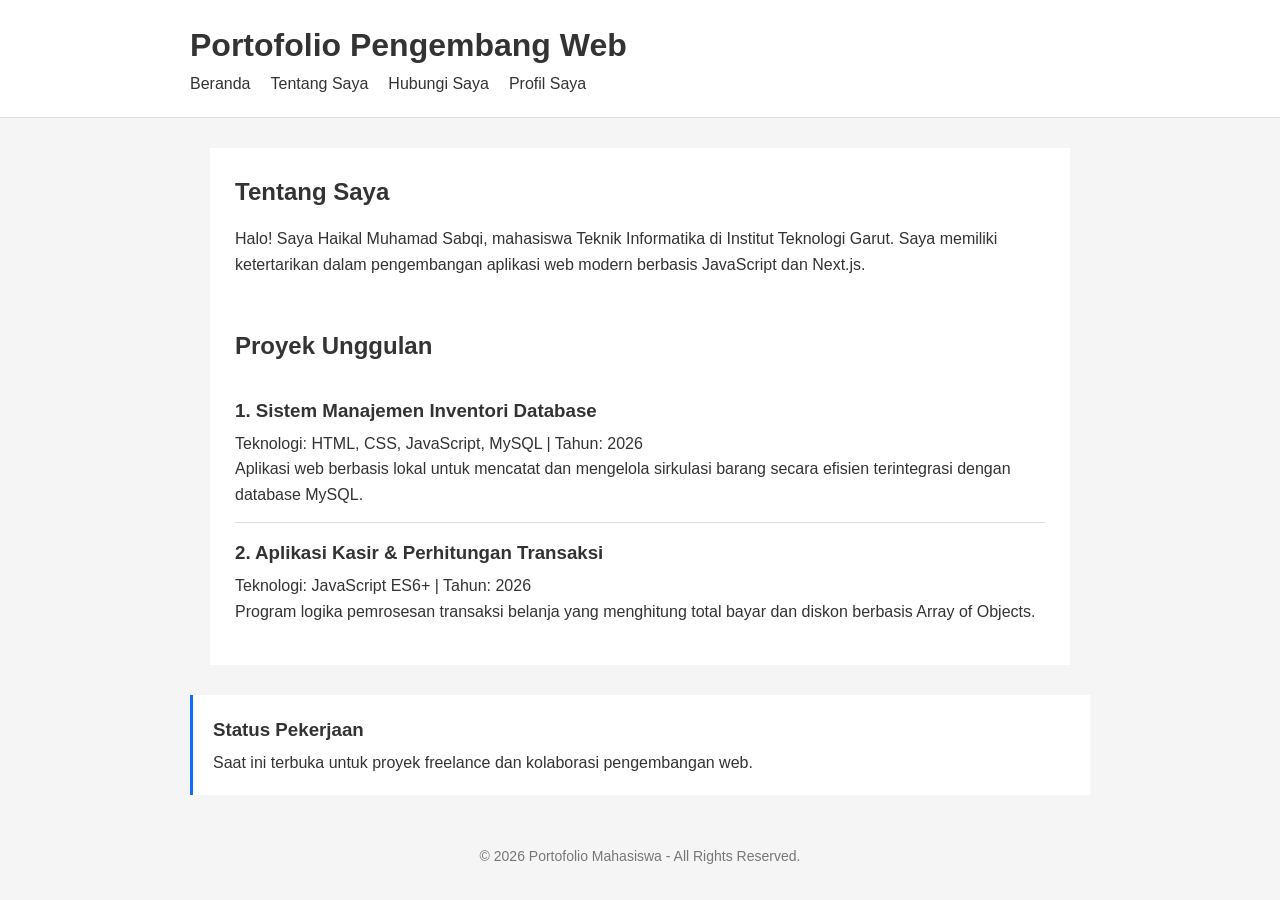
<file: Pertemuan-3/index.html>
<!doctype html>
<html lang="id">
  <head>
    <link rel="stylesheet" href="style.css" />
    <meta charset="UTF-8" />
    <meta name="viewport" content="width=device-width, initialscale=1.0" />
    <title>Modul 2 - Web Portofolio Mahasiswa</title>
  </head>
  <body>
    <header>
      <h1>Portofolio Pengembang Web</h1>
      <nav>
        <ul>
          <li><a href="index.html">Beranda</a></li>
          <li><a href="aboutme.html">Tentang Saya</a></li>
          <li><a href="kontak.html">Hubungi Saya</a></li>
          <li><a href="profile.html">Profil Saya</a></li>
        </ul>
      </nav>
    </header>
    <hr />
    <main>
      <section id="tentang">
        <h2>Tentang Saya</h2>
        <p>
          Halo! Saya Haikal Muhamad Sabqi, mahasiswa Teknik Informatika di
          Institut Teknologi Garut. Saya memiliki ketertarikan dalam
          pengembangan aplikasi web modern berbasis JavaScript dan Next.js.
        </p>
      </section>
      <hr />
      <section id="proyek">
        <h2>Proyek Unggulan</h2>

        <article>
          <header>
            <h3>1. Sistem Manajemen Inventori Database</h3>
            <p>
              Teknologi: HTML, CSS, JavaScript, MySQL | Tahun:
              <time datetime="2026">2026</time>
            </p>
          </header>
          <p>
            Aplikasi web berbasis lokal untuk mencatat dan mengelola sirkulasi
            barang secara efisien terintegrasi dengan database MySQL.
          </p>
        </article>
        <article>
          <header>
            <h3>2. Aplikasi Kasir & Perhitungan Transaksi</h3>
            <p>
              Teknologi: JavaScript ES6+ | Tahun:
              <time datetime="2026">2026</time>
            </p>
          </header>
          <p>
            Program logika pemrosesan transaksi belanja yang menghitung total
            bayar dan diskon berbasis Array of Objects.
          </p>
        </article>
      </section>
      <hr />
    </main>
    <hr />
    <aside>
      <h3>Status Pekerjaan</h3>
      <p>
        Saat ini terbuka untuk proyek freelance dan kolaborasi pengembangan web.
      </p>
    </aside>
    <hr />
    <footer>
      <p>&copy; 2026 Portofolio Mahasiswa - All Rights Reserved.</p>
    </footer>
  </body>
</html>
</file>
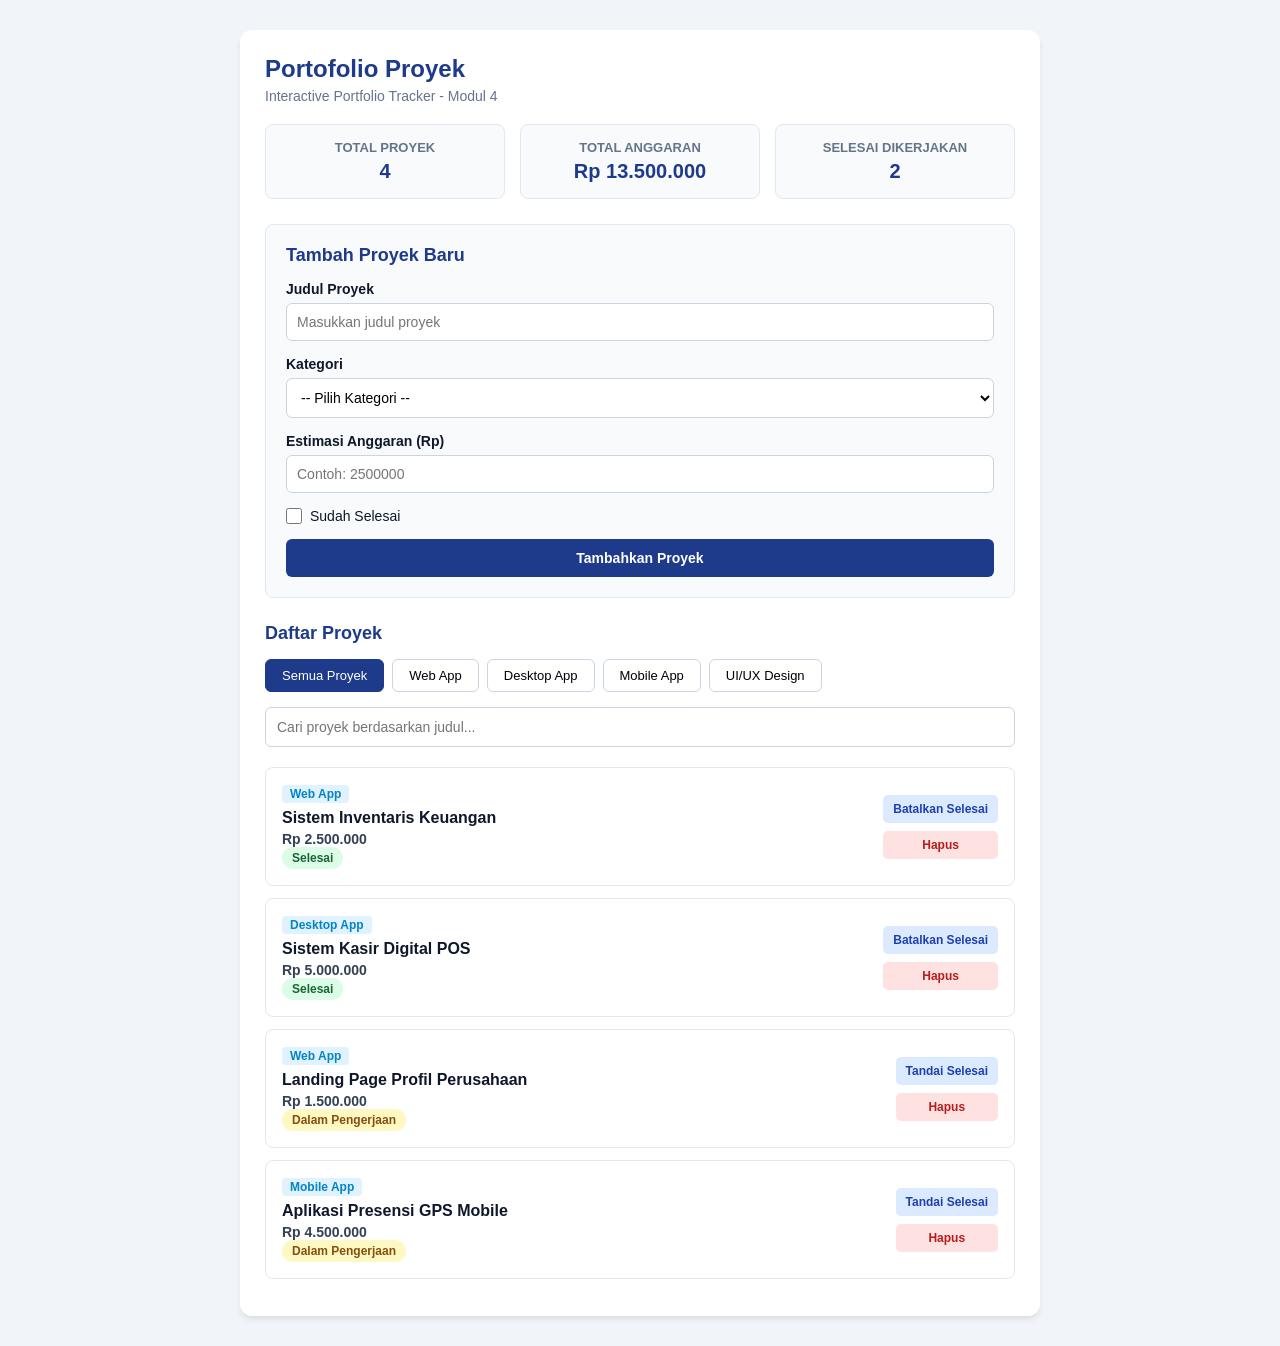
<file: pertemuan-4/index.html>
<!doctype html>
<html lang="id">
  <head>
    <meta charset="UTF-8" />
    <meta name="viewport" content="width=device-width, initial-scale=1.0" />
    <title>Interactive Portfolio Tracker</title>

    <style>
      * {
        box-sizing: border-box;
        margin: 0;
        padding: 0;
        font-family: "Segoe UI", Tahoma, Geneva, sans-serif;
      }

      body {
        background-color: #f1f5f9;
        color: #0f172a;
        padding: 30px 15px;
      }

      .container {
        max-width: 800px;
        margin: 0 auto;
        background: #ffffff;
        border-radius: 12px;
        padding: 25px;
        box-shadow: 0 4px 6px -1px rgba(0, 0, 0, 0.1);
      }

      h1 {
        color: #1e3a8a;
        font-size: 24px;
        margin-bottom: 5px;
      }

      .subtitle {
        color: #64748b;
        margin-bottom: 20px;
        font-size: 14px;
      }

      h2 {
        font-size: 18px;
        color: #1e3a8a;
        margin-bottom: 15px;
      }

      .stats-grid {
        display: grid;
        grid-template-columns: repeat(auto-fit, minmax(180px, 1fr));
        gap: 15px;
        margin-bottom: 25px;
      }

      .stat-card {
        background: #f8fafc;
        border: 1px solid #e2e8f0;
        border-radius: 8px;
        padding: 15px;
        text-align: center;
      }

      .stat-card h3 {
        font-size: 13px;
        color: #64748b;
        text-transform: uppercase;
        margin-bottom: 5px;
      }

      .stat-card p {
        font-size: 20px;
        font-weight: bold;
        color: #1e3a8a;
      }

      .form-section {
        background: #f8fafc;
        border: 1px solid #e2e8f0;
        border-radius: 8px;
        padding: 20px;
        margin-bottom: 25px;
      }

      .form-group {
        margin-bottom: 15px;
      }

      .form-group label {
        display: block;
        margin-bottom: 6px;
        font-size: 14px;
        font-weight: 600;
      }

      .form-group input,
      .form-group select {
        width: 100%;
        padding: 10px;
        border: 1px solid #cbd5e1;
        border-radius: 6px;
        font-size: 14px;
        background: #ffffff;
      }

      .form-group input:focus,
      .form-group select:focus {
        outline: 2px solid #93c5fd;
        border-color: #2563eb;
      }

      .checkbox-group {
        display: flex;
        align-items: center;
        gap: 8px;
        margin-bottom: 15px;
        font-size: 14px;
      }

      .checkbox-group input {
        width: 16px;
        height: 16px;
      }

      .btn-primary {
        width: 100%;
        padding: 11px;
        background: #1e3a8a;
        color: white;
        border: none;
        border-radius: 6px;
        font-size: 14px;
        font-weight: 600;
        cursor: pointer;
      }

      .btn-primary:hover {
        background: #1d4ed8;
      }

      .filter-group {
        display: flex;
        gap: 8px;
        margin-bottom: 15px;
        flex-wrap: wrap;
      }

      .btn-filter {
        padding: 8px 16px;
        border: 1px solid #cbd5e1;
        background: #ffffff;
        border-radius: 6px;
        cursor: pointer;
        font-size: 13px;
        font-weight: 500;
        transition: all 0.2s;
      }

      .btn-filter.active,
      .btn-filter:hover {
        background: #1e3a8a;
        color: #ffffff;
        border-color: #1e3a8a;
      }

      .search-group {
        margin-bottom: 20px;
      }

      .search-group input {
        width: 100%;
        padding: 11px;
        border: 1px solid #cbd5e1;
        border-radius: 6px;
        font-size: 14px;
      }

      .project-card {
        border: 1px solid #e2e8f0;
        border-radius: 8px;
        padding: 16px;
        margin-bottom: 12px;
        display: flex;
        justify-content: space-between;
        align-items: center;
        gap: 15px;
        background: #ffffff;
        transition: transform 0.15s ease;
      }

      .project-card:hover {
        transform: translateY(-2px);
        box-shadow: 0 4px 6px rgba(0, 0, 0, 0.05);
      }

      .project-info {
        min-width: 0;
      }

      .project-info h4 {
        font-size: 16px;
        color: #0f172a;
        margin-bottom: 4px;
        overflow-wrap: anywhere;
      }

      .project-category {
        display: inline-block;
        font-size: 12px;
        color: #0284c7;
        background: #e0f2fe;
        padding: 2px 8px;
        border-radius: 4px;
        margin-bottom: 6px;
        font-weight: 600;
      }

      .project-budget {
        font-size: 14px;
        color: #334155;
        font-weight: 600;
      }

      .badge {
        display: inline-block;
        padding: 4px 10px;
        border-radius: 20px;
        font-size: 12px;
        font-weight: 600;
        white-space: nowrap;
      }

      .badge-success {
        background: #dcfce7;
        color: #166534;
      }

      .badge-pending {
        background: #fef9c3;
        color: #854d0e;
      }

      .project-actions {
        display: flex;
        flex-direction: column;
        gap: 8px;
        flex-shrink: 0;
      }

      .btn-action {
        padding: 7px 10px;
        border: none;
        border-radius: 5px;
        cursor: pointer;
        font-size: 12px;
        font-weight: 600;
      }

      .btn-status {
        background: #dbeafe;
        color: #1e40af;
      }

      .btn-delete {
        background: #fee2e2;
        color: #b91c1c;
      }

      .empty-message {
        text-align: center;
        color: #64748b;
        padding: 20px;
      }

      @media (max-width: 480px) {
        .container {
          padding: 18px;
        }

        .project-card {
          align-items: flex-start;
        }

        .project-actions {
          max-width: 115px;
        }

        .btn-filter {
          padding: 8px 10px;
        }
      }
    </style>
  </head>

  <body>
    <div class="container">
      <h1>Portofolio Proyek</h1>
      <p class="subtitle">Interactive Portfolio Tracker - Modul 4</p>

      <!-- Kartu Ringkasan Statistik -->
      <div class="stats-grid">
        <div class="stat-card">
          <h3>Total Proyek</h3>
          <p id="stat-total-projects">0</p>
        </div>

        <div class="stat-card">
          <h3>Total Anggaran</h3>
          <p id="stat-total-budget">Rp 0</p>
        </div>

        <div class="stat-card">
          <h3>Selesai Dikerjakan</h3>
          <p id="stat-completed-projects">0</p>
        </div>
      </div>

      <!-- Form Input Proyek Dinamis -->
      <section class="form-section">
        <h2>Tambah Proyek Baru</h2>

        <form id="project-form">
          <div class="form-group">
            <label for="project-title">Judul Proyek</label>
            <input
              type="text"
              id="project-title"
              placeholder="Masukkan judul proyek"
              required />
          </div>

          <div class="form-group">
            <label for="project-category">Kategori</label>
            <select id="project-category" required>
              <option value="">-- Pilih Kategori --</option>
              <option value="Web App">Web App</option>
              <option value="Mobile App">Mobile App</option>
              <option value="Desktop App">Desktop App</option>
              <option value="UI/UX Design">UI/UX Design</option>
            </select>
          </div>

          <div class="form-group">
            <label for="project-budget">Estimasi Anggaran (Rp)</label>
            <input
              type="number"
              id="project-budget"
              placeholder="Contoh: 2500000"
              min="1"
              step="1"
              required />
          </div>

          <div class="checkbox-group">
            <input type="checkbox" id="project-completed" />
            <label for="project-completed">Sudah Selesai</label>
          </div>

          <button type="submit" class="btn-primary">Tambahkan Proyek</button>
        </form>
      </section>

      <h2>Daftar Proyek</h2>

      <div class="filter-group">
        <button type="button" class="btn-filter active" data-category="Semua">
          Semua Proyek
        </button>

        <button type="button" class="btn-filter" data-category="Web App">
          Web App
        </button>

        <button type="button" class="btn-filter" data-category="Desktop App">
          Desktop App
        </button>

        <button type="button" class="btn-filter" data-category="Mobile App">
          Mobile App
        </button>

        <button type="button" class="btn-filter" data-category="UI/UX Design">
          UI/UX Design
        </button>
      </div>

      <div class="search-group">
        <input
          type="search"
          id="search-input"
          placeholder="Cari proyek berdasarkan judul..."
          aria-label="Cari proyek berdasarkan judul" />
      </div>

      <div id="project-list"></div>
    </div>

    <script src="main.js"></script>
  </body>
</html>
</file>
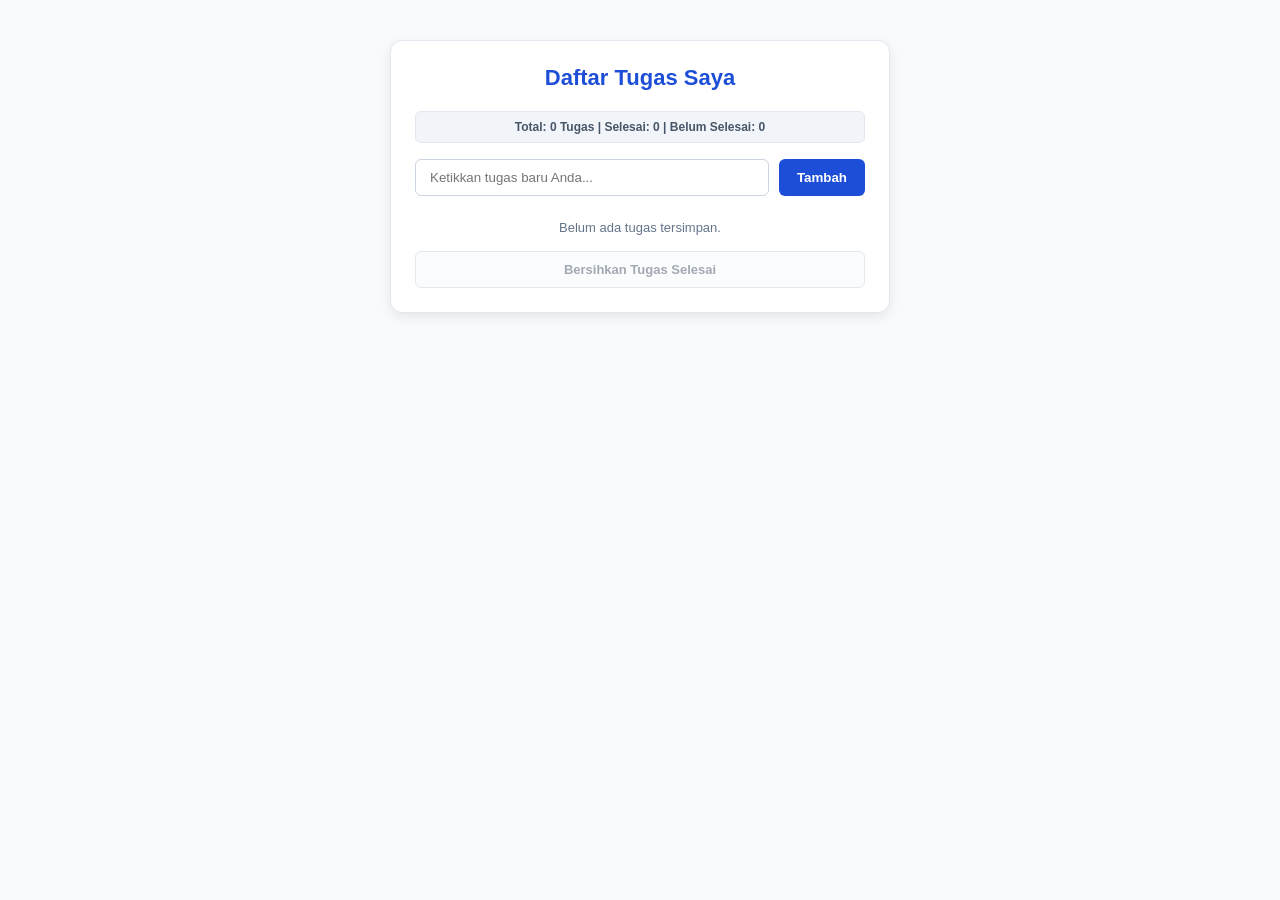
<file: pertemuan-5/index.html>
<!doctype html>
<html lang="id">
  <head>
    <meta charset="UTF-8" />
    <meta name="viewport" content="width=device-width, initial-scale=1.0" />
    <title>Aplikasi To-Do List - Modul 5</title>
    <link rel="stylesheet" href="style.css" />
  </head>
  <body>
    <div class="todo-app">
      <h2>Daftar Tugas Saya</h2>

      <!-- Ringkasan Jumlah Tugas -->
      <p class="task-counter" id="taskCounter">
        Total: 0 Tugas | Selesai: 0 | Belum Selesai: 0
      </p>

      <!-- Form Input Tugas -->
      <form id="todoForm" novalidate>
        <div class="input-section">
          <input
            type="text"
            id="taskInput"
            placeholder="Ketikkan tugas baru Anda..." />
          <button type="submit" class="add-btn">Tambah</button>
        </div>
        <div class="error-message" id="inputError">
          Tugas tidak boleh kosong atau kurang dari 3 karakter!
        </div>
      </form>
      <!-- Daftar Tugas -->
      <ul class="todo-list" id="todoList"></ul>

      <!-- Tombol Bersihkan Tugas Selesai -->
      <button type="button" class="clear-completed-btn" id="clearCompleted">
        Bersihkan Tugas Selesai
      </button>
    </div>
    <script src="script.js"></script>
  </body>
</html>
</file>
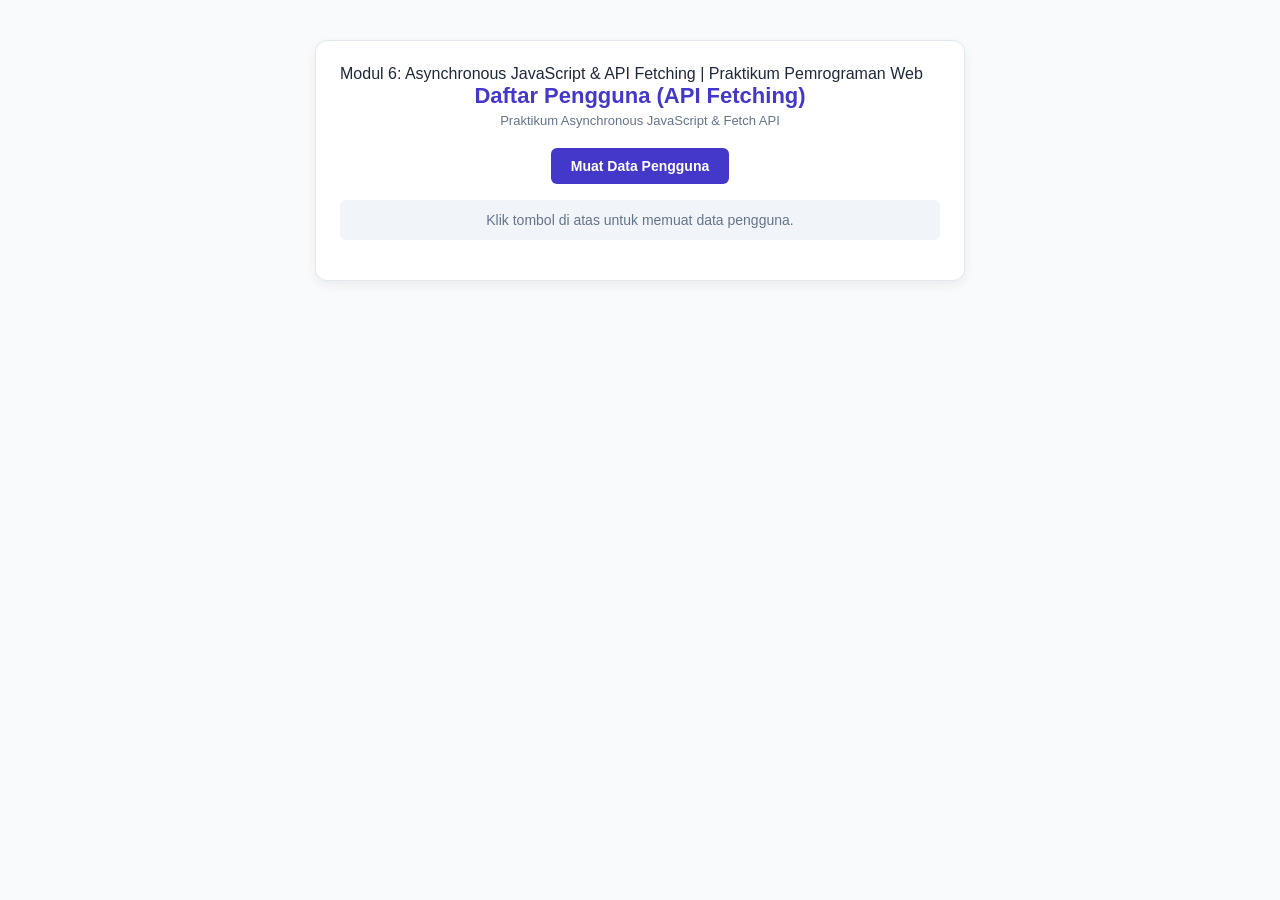
<file: pertemuan_6/index.html>
<!doctype html>
<html lang="id">
  <head>
    <meta charset="UTF-8" />
    <meta name="viewport" content="width=device-width, initial-scale=1.0" />
    <title>Modul 6 - User Directory App</title>
    <link rel="stylesheet" href="style.css" />
  </head>
  <body>
    <div class="container">
      Modul 6: Asynchronous JavaScript & API Fetching | Praktikum Pemrograman
      Web
      <h2>Daftar Pengguna (API Fetching)</h2>
      <p class="subtitle">Praktikum Asynchronous JavaScript & Fetch API</p>
      <!-- Tombol Aksi -->
      <div class="actions-bar">
        <button id="btnFetch" class="btn-primary">Muat Data Pengguna</button>
      </div>
      <!-- Indikator Status (Loading & Pesan Error) -->
      <div id="statusMessage" class="status-msg">
        Klik tombol di atas untuk memuat data pengguna.
      </div>
      <!-- Kontainer Kartu Pengguna -->
      <div id="userList" class="user-grid"></div>
    </div>
    <script src="script.js"></script>
  </body>
</html>
</file>
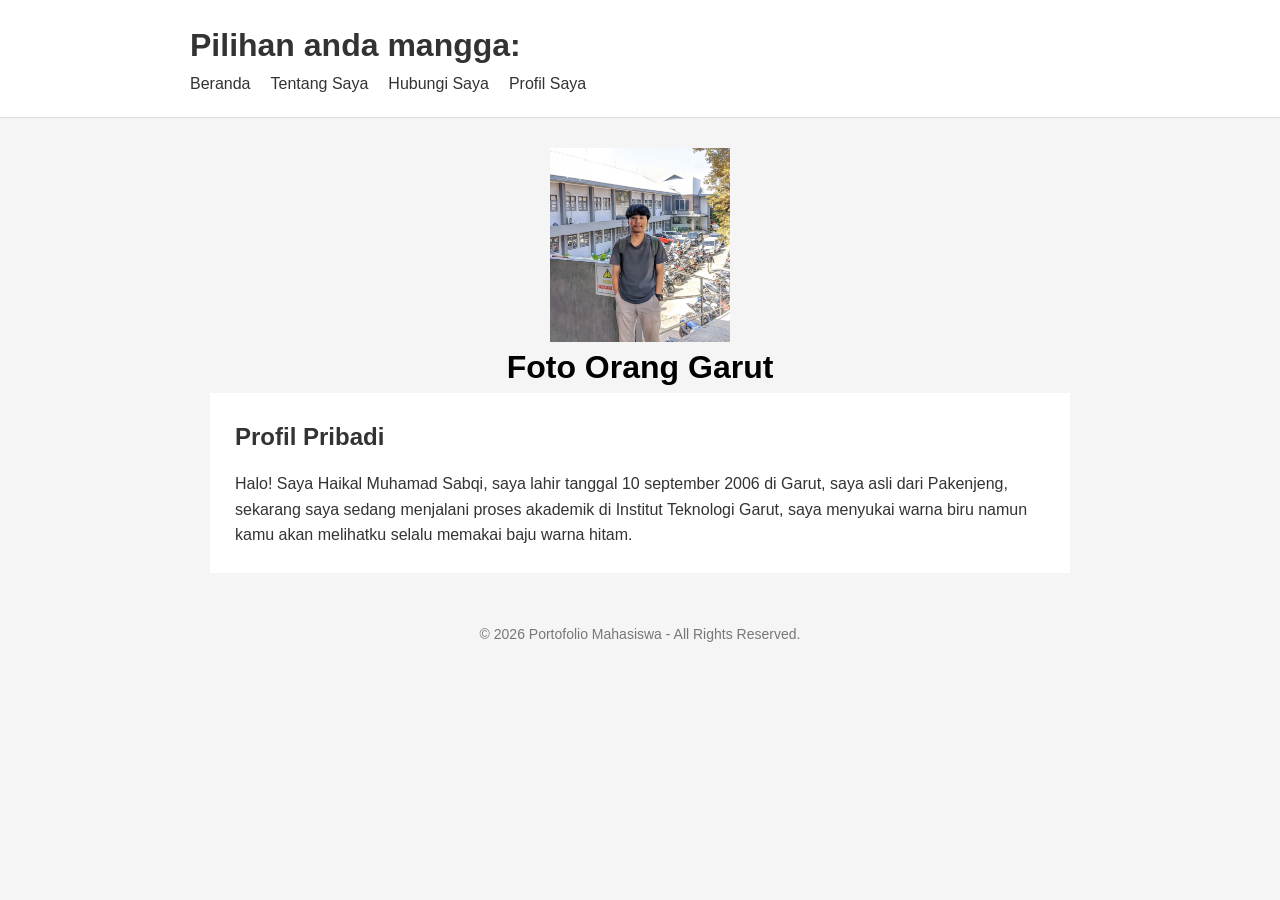
<file: Pertemuan-3/aboutme.html>
<!doctype html>
<html lang="id">
  <head>
    <link rel="stylesheet" href="style.css" />
    <meta charset="UTF-8" />
    <meta name="viewport" content="width=device-width, initial-scale=1.0" />
    <title>Tentang Saya</title>
  </head>
  <header>
      <h1>Pilihan anda mangga:</h1>
      <nav>
        <ul>
          <li><a href="index.html">Beranda</a></li>
          <li><a href="aboutme.html">Tentang Saya</a></li>
          <li><a href="kontak.html">Hubungi Saya</a></li>
          <li><a href="profile.html">Profil Saya</a></li>
        </ul>
      </nav>
    </header>
  <body>
    </header>
    <hr />
    <main>
        <img src="haikal.png" alt="Foto Saya" width="180" />
        <h1 class="foto">Foto Orang Garut</h1>
      <section id="tentang">
        <h2>Profil Pribadi</h2>
        <p>
          Halo! Saya Haikal Muhamad Sabqi, saya lahir tanggal 10 september 2006
          di Garut, saya asli dari Pakenjeng, sekarang saya sedang menjalani
          proses akademik di Institut Teknologi Garut, saya menyukai warna biru
          namun kamu akan melihatku selalu memakai baju warna hitam.
        </p>
      </section>
    </main>
    <hr />
    <footer>
      <p>&copy; 2026 Portofolio Mahasiswa - All Rights Reserved.</p>
    </footer>
  </body>
</html>
</file>
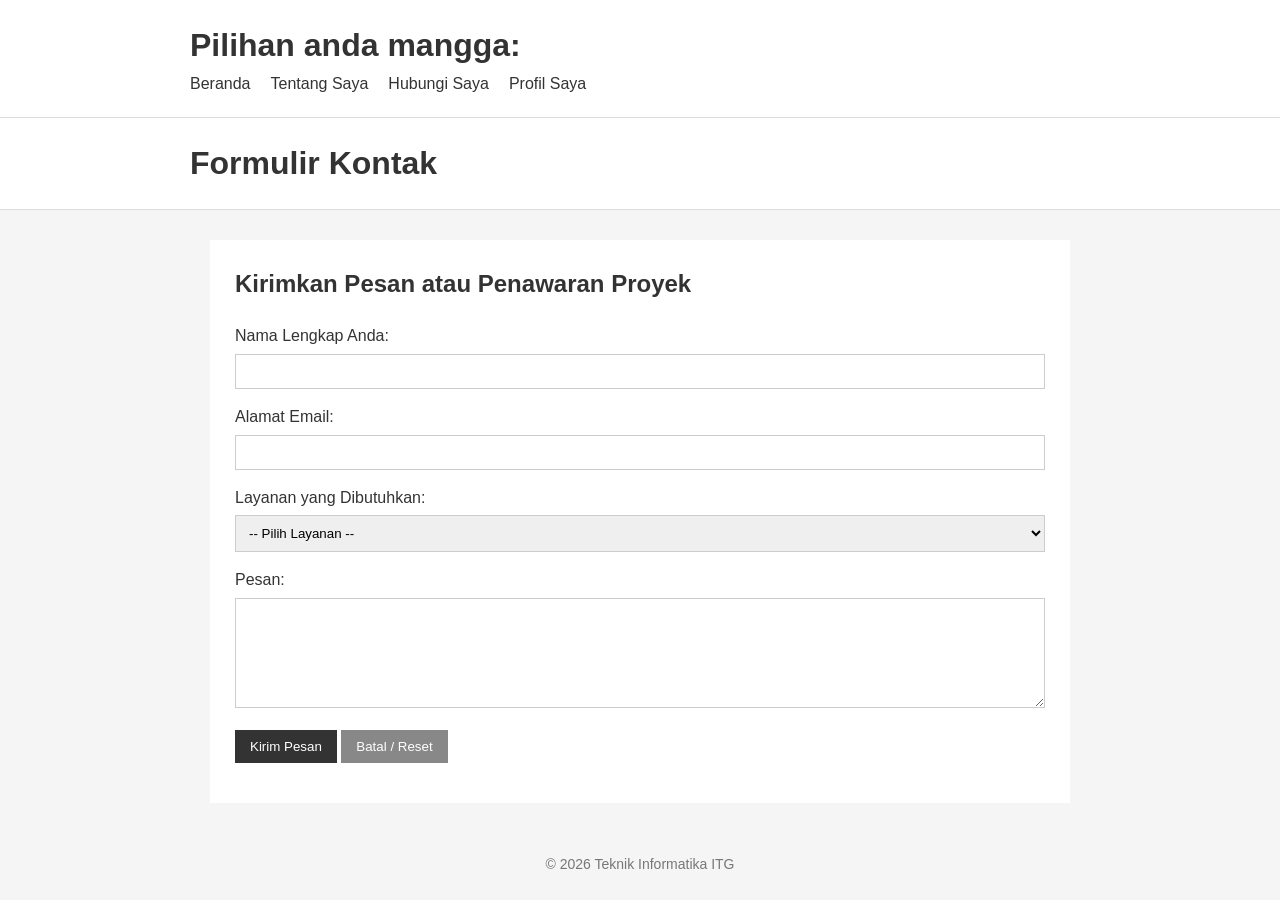
<file: Pertemuan-3/kontak.html>
<!doctype html>
<html lang="id">
  <head>
    <link rel="stylesheet" href="style.css" />
    <meta charset="UTF-8" />
    <meta name="viewport" content="width=device-width, initialscale=1.0" />
    <title>Modul 2 - Form Kontak</title>
  </head>
  <header>
    <h1>Pilihan anda mangga:</h1>
    <nav>
      <ul>
        <li><a href="index.html">Beranda</a></li>
        <li><a href="aboutme.html">Tentang Saya</a></li>
        <li><a href="kontak.html">Hubungi Saya</a></li>
        <li><a href="profile.html">Profil Saya</a></li>
      </ul>
    </nav>
  </header>
  <body>
    <header>
      <h1>Formulir Kontak</h1>
    </header>
    <hr />
    <main>
      <section>
        <h2>Kirimkan Pesan atau Penawaran Proyek</h2>
        <form>
          <p>
            <label for="nama_pengirim">Nama Lengkap Anda:</label><br />
            <input type="text" id="nama_pengirim" name="nama_pengirim" />
          </p>
          <p>
            <label for="email_pengirim">Alamat Email:</label><br />
            <input type="email" id="email_pengirim" name="email_pengirim" />
          </p>
          <p>
            <label for="jenis_layanan">Layanan yang Dibutuhkan:</label><br />
            <select id="jenis_layanan" name="jenis_layanan">
              <option value="">-- Pilih Layanan --</option>
              <option value="web">Pembuatan Web</option>
              <option value="app">Pengembangan Aplikasi</option>
              <option value="other">Lain-lain</option>
            </select>
          </p>
          <p>
            <label for="pesan">Pesan:</label><br />
            <textarea id="pesan" name="pesan" rows="6" cols="50"></textarea>
          </p>
          <p>
            <button type="submit">Kirim Pesan</button>
            <button type="reset">Batal / Reset</button>
          </p>
        </form>
      </section>
    </main>
    <hr />
    <footer>
      <p>&copy; 2026 Teknik Informatika ITG</p>
    </footer>
  </body>
</html>
</file>
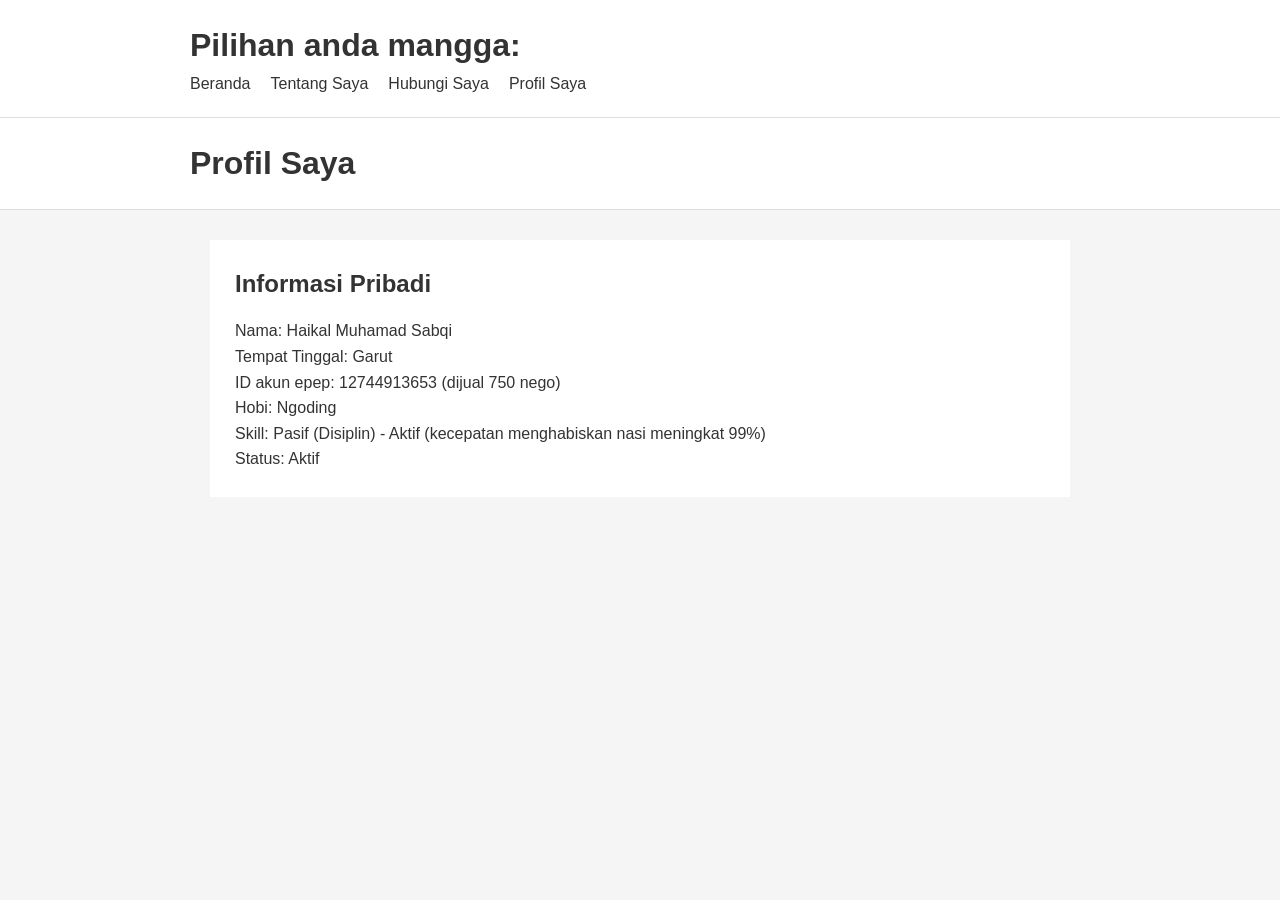
<file: Pertemuan-3/profile.html>
<!doctype html>
<html lang="id">
  <head>
    <link rel="stylesheet" href="style.css" />
    <meta charset="UTF-8" />
    <meta name="viewport" content="width=device-width, initial-scale=1.0" />
    <title>Profil Saya</title>
  </head>
  <body>
    <header>
      <h1>Pilihan anda mangga:</h1>
      <nav>
        <ul>
          <li><a href="index.html">Beranda</a></li>
          <li><a href="aboutme.html">Tentang Saya</a></li>
          <li><a href="kontak.html">Hubungi Saya</a></li>
          <li><a href="profile.html">Profil Saya</a></li>
        </ul>
      </nav>
    </header>
  </body>
  <body>
    <header>
      <h1>Profil Saya</h1>
    </header>
    <main>
      <section>
        <h2>Informasi Pribadi</h2>
        <p>Nama: Haikal Muhamad Sabqi</p>
        <p>Tempat Tinggal: Garut</p>
        <p>ID akun epep: 12744913653 (dijual 750 nego)</p>
        <p>Hobi: Ngoding</p>
        <p>
          Skill: Pasif (Disiplin) - Aktif (kecepatan menghabiskan nasi meningkat
          99%)
        </p>
        <p>Status: Aktif</p>
      </section>
    </main>
  </body>
</html>
</file>
<file: Pertemuan-3/style.css>
/* Reset */
* {
  margin: 0;
  padding: 0;
  box-sizing: border-box;
}
body {
  font-family: Arial, sans-serif;
  background-color: #f5f5f5;
  color: #333;
  line-height: 1.6;
}
/* Header */
body > header {
  background-color: white;
  padding: 20px;
  border-bottom: 1px solid #ddd;
}
body > header h1 {
  max-width: 900px;
  margin: auto;
}
/* Navigation */
nav {
  max-width: 900px;
  margin: auto;
}
nav ul {
  display: flex;
  gap: 20px;
  list-style: none;
}
nav a {
  color: #333;
  text-decoration: none;
}
nav a:hover {
  color: #0d6efd;
}
/* Main */
main {
  max-width: 900px;
  margin: 30px auto;
  padding: 0 20px;
}
section {
  background-color: white;
  padding: 25px;
}
/* Gambar */
main img {
  display: block;
  max-width: 100%;
  height: auto;
  margin: 0;
}
/* Judul */
h2 {
  margin-bottom: 15px;
}
h3 {
  margin-bottom: 5px;
}
/* Project */
#project {
  margin-top: 30px;
}
article {
  padding: 15px 0;
  border-bottom: 1px solid #ddd;
}
article:last-child {
  border-bottom: none;
}
/* Form */
form {
  margin-top: 20px;
}
form p {
  margin-bottom: 15px;
}
label {
  display: inline-block;
  margin-bottom: 5px;
}
input[type="text"],
input[type="email"],
select,
textarea {
  width: 100%;
  padding: 9px;
  border: 1px solid #ccc;
  font-family: Arial, sans-serif;
}
textarea {
  resize: vertical;
}
button {
  padding: 9px 15px;
  border: none;
  background-color: #333;
  color: white;
  cursor: pointer;
}
button[type="reset"] {
  background-color: #888;
}
button:hover {
  opacity: 0.8;
}
/* Aside */
aside {
  max-width: 900px;
  margin: 30px auto;
  padding: 20px;
  background-color: white;
  border-left: 3px solid #0d6efd;
}
/* Footer */
footer {
  padding: 20px;
  text-align: center;
  color: #777;
  font-size: 14px;
}
/* Garis <hr> */
hr {
  display: none;
}
/* Tampilan HP */
@media (max-width: 700px) {
  nav ul {
    flex-direction: column;
    gap: 8px;
  }
  main {
    margin-top: 20px;
  }
  main img {
    margin: 0 auto;
  }
  section {
    padding: 20px;
  }
}

/* Foto abi*/
main img {
  display: block;
  max-width: 100%;
  height: auto;
  margin: 0 auto;
}

.foto {
  font-size: 2em;
  color: black;
  text-align: center;
}
</file>
<file: pertemuan-5/style.css>
* {
  box-sizing: border-box;
  margin: 0;
  padding: 0;
}
body {
  font-family: "Segoe UI", Tahoma, Geneva, Verdana, sans-serif;
  background-color: #f8fafc;
  color: #1e293b;
  padding: 40px 20px;
  display: flex;
  justify-content: center;
}
.todo-app {
  background: #ffffff;
  width: 100%;
  max-width: 500px;
  padding: 24px;
  border-radius: 12px;
  border: 1px solid #e2e8f0;
  box-shadow: 0 4px 12px rgba(0, 0, 0, 0.08);
}
h2 {
  color: #1d4ed8;
  margin-bottom: 20px;
  text-align: center;
  font-size: 22px;
}
.input-section {
  display: flex;
  gap: 10px;
  margin-bottom: 8px;
}
input[type="text"] {
  flex: 1;
  padding: 10px 14px;
  border: 1px solid #cbd5e1;
  border-radius: 6px;
  fontsize: 14px;
  outline: none;
}
input[type="text"].error {
  border-color: #dc3545;
  background-color: #fff5f5;
}
button.add-btn {
  background-color: #1d4ed8;
  color: white;
  border: none;
  padding: 10px 18px;
  border-radius: 6px;
  font-weight: bold;
  cursor: pointer;
}
button.add-btn:hover {
  background-color: #1e40af;
}
.error-message {
  color: #dc3545;
  font-size: 12px;
  margin-bottom: 14px;
  display: none;
}
.task-counter {
  text-align: center;
  font-size: 12px;
  font-weight: 600;
  color: #475569;
  background-color: #f1f5f9;
  border: 1px solid #e2e8f0;
  border-radius: 6px;
  padding: 8px 10px;
  margin-bottom: 16px;
}
.todo-list {
  list-style: none;
  margin-top: 14px;
}
.todo-item {
  display: flex;
  align-items: center;
  justify-content: space-between;
  padding: 10px 12px;
  background-color: #f1f5f9;
  border-radius: 6px;
  margin-bottom: 8px;
}
.todo-item.completed {
  border-left-color: #16a34a;
  opacity: 0.7;
}
.todo-item.completed .todo-text {
  text-decoration: line-through;
  color: #64748b;
}
.todo-text {
  font-size: 14px;
  flex: 1;
  margin-right: 10px;
}
.todo-actions {
  display: flex;
  gap: 6px;
}
.action-btn {
  border: none;
  padding: 5px 9px;
  border-radius: 4px;
  font-size: 12px;
  cursor: pointer;
  font-weight: bold;
}
.complete-btn {
  background-color: #16a34a;
  color: white;
}
.complete-btn:hover {
  background-color: #15803d;
}
.delete-btn {
  background-color: #dc2626;
  color: white;
}
.delete-btn:hover {
  background-color: #b91c1c;
}
.clear-completed-btn {
  width: 100%;
  margin-top: 6px;
  padding: 10px;
  border: 1px solid #cbd5e1;
  border-radius: 6px;
  background-color: #f8fafc;
  color: #475569;
  font-size: 13px;
  font-weight: bold;
  cursor: pointer;
}
.clear-completed-btn:hover:not(:disabled) {
  background-color: #e2e8f0;
  color: #1e293b;
}
.clear-completed-btn:disabled {
  opacity: 0.5;
  cursor: not-allowed;
}
</file>
<file: pertemuan_6/style.css>
* {
  box-sizing: border-box;
  margin: 0;
  padding: 0;
}
body {
  font-family: "Segoe UI", Tahoma, Geneva, Verdana, sans-serif;
  background-color: #f8fafc;
  color: #1e293b;
  padding: 40px 20px;
  display: flex;
  justify-content: center;
}
.container {
  background: #ffffff;
  width: 100%;
  max-width: 650px;
  padding: 24px;
  border-radius: 12px;
  border: 1px solid #e2e8f0;
  box-shadow: 0 4px 12px rgba(0, 0, 0, 0.06);
}
h2 {
  color: #4338ca;
  text-align: center;
  margin-bottom: 4px;
  font-size: 22px;
}
.subtitle {
  color: #64748b;
  text-align: center;
  font-size: 13px;
  margin-bottom: 20px;
}
.actions-bar {
  display: flex;
  justify-content: center;
  margin-bottom: 16px;
}
button.btn-primary {
  background-color: #4338ca;
  color: white;
  border: none;
  padding: 10px 20px;
  border-radius: 6px;
  font-weight: bold;
  cursor: pointer;
  font-size: 14px;
  transition: background-color 0.2s;
}
button.btn-primary:hover {
  background-color: #3730a3;
}
button:disabled {
  background-color: #94a3b8;
  cursor: not-allowed;
}
.status-msg {
  text-align: center;
  font-size: 14px;
  color: #64748b;
  padding: 12px;
  border-radius: 6px;
  background-color: #f1f5f9;
  margin-bottom: 16px;
}
.status-msg.error {
  background-color: #fef2f2;
  color: #dc2626;
  border: 1px solid #fecaca;
}
.user-grid {
  display: grid;
  grid-template-columns: repeat(auto-fit, minmax(250px, 1fr));
  gap: 12px;
}
.user-card {
  background: #ffffff;
  border: 1px solid #e2e8f0;
  border-radius: 8px;
  padding: 14px;
}
.user-name {
  font-size: 15px;
  font-weight: bold;
  color: #0f172a;
  margin-bottom: 4px;
}
.user-email {
  font-size: 13px;
  color: #0284c7;
  margin-bottom: 4px;
}
.user-company {
  font-size: 12px;
  color: #64748b;
}
</file>
